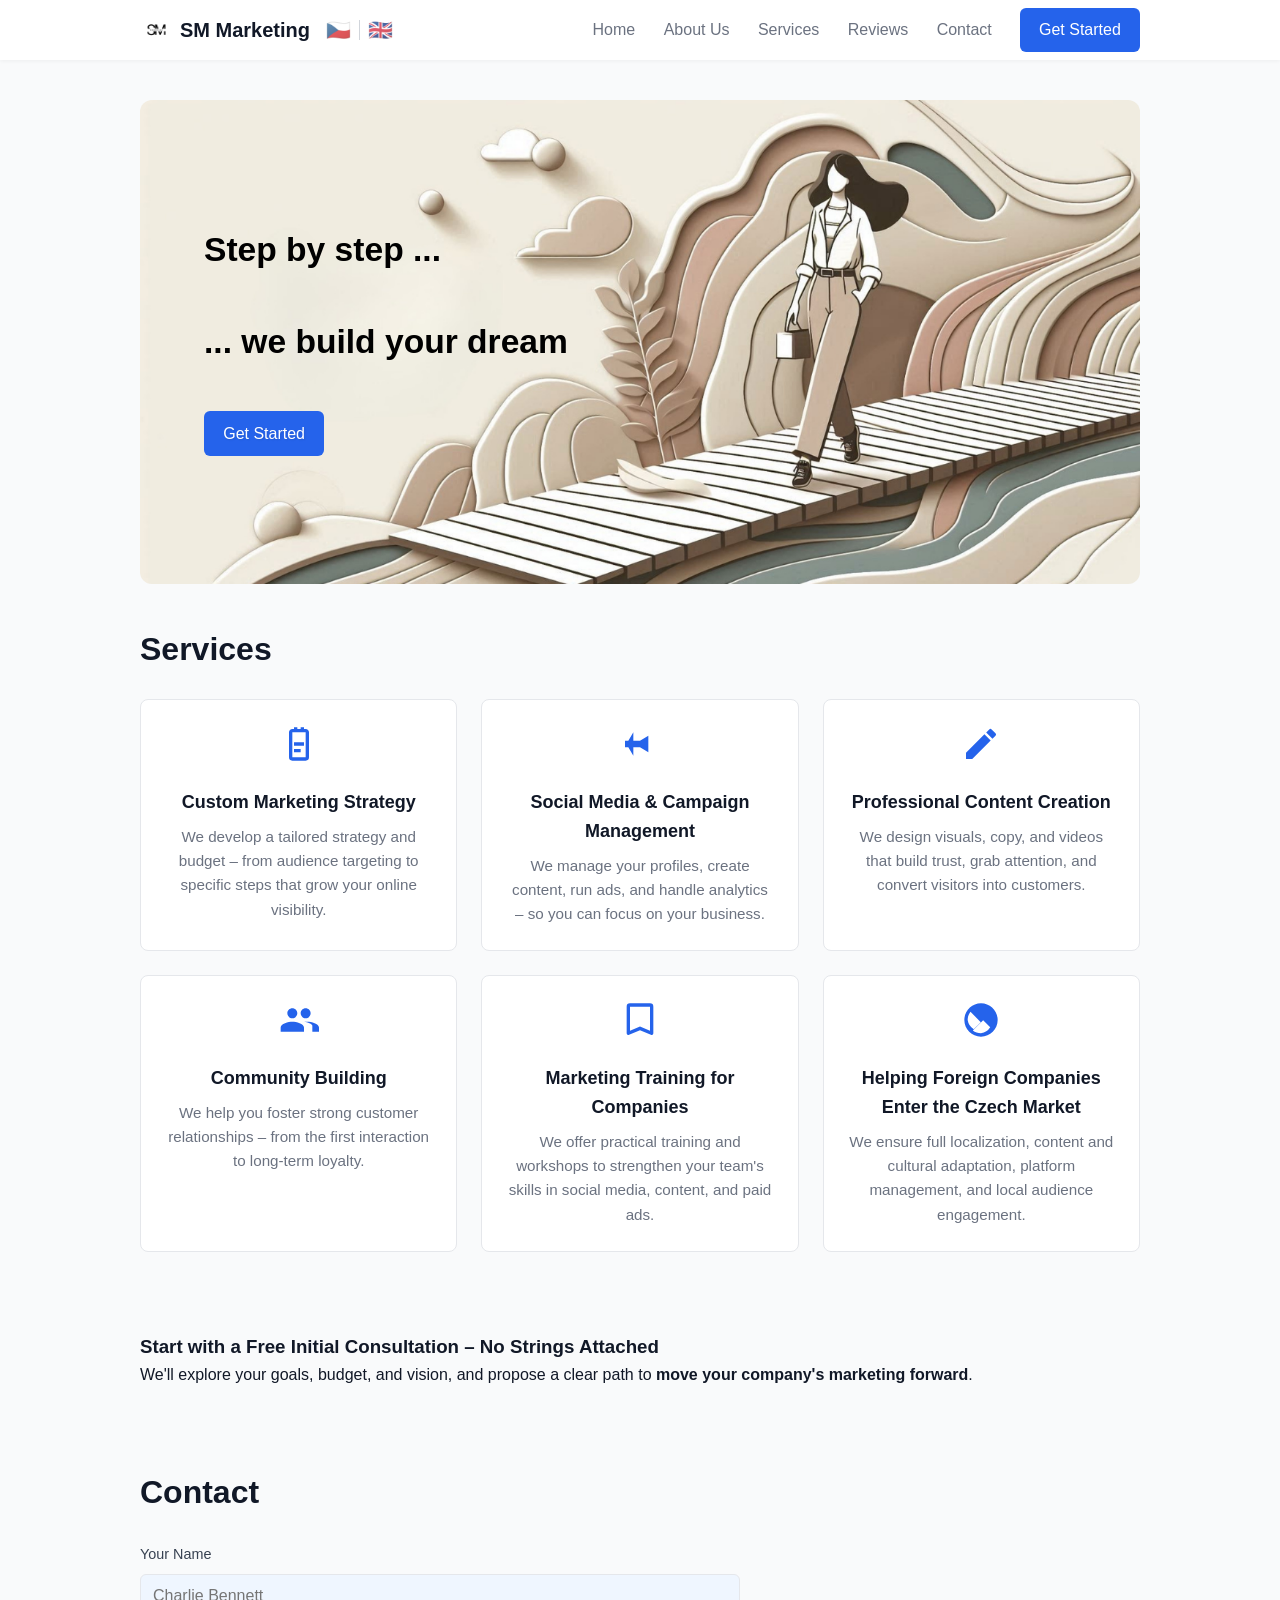
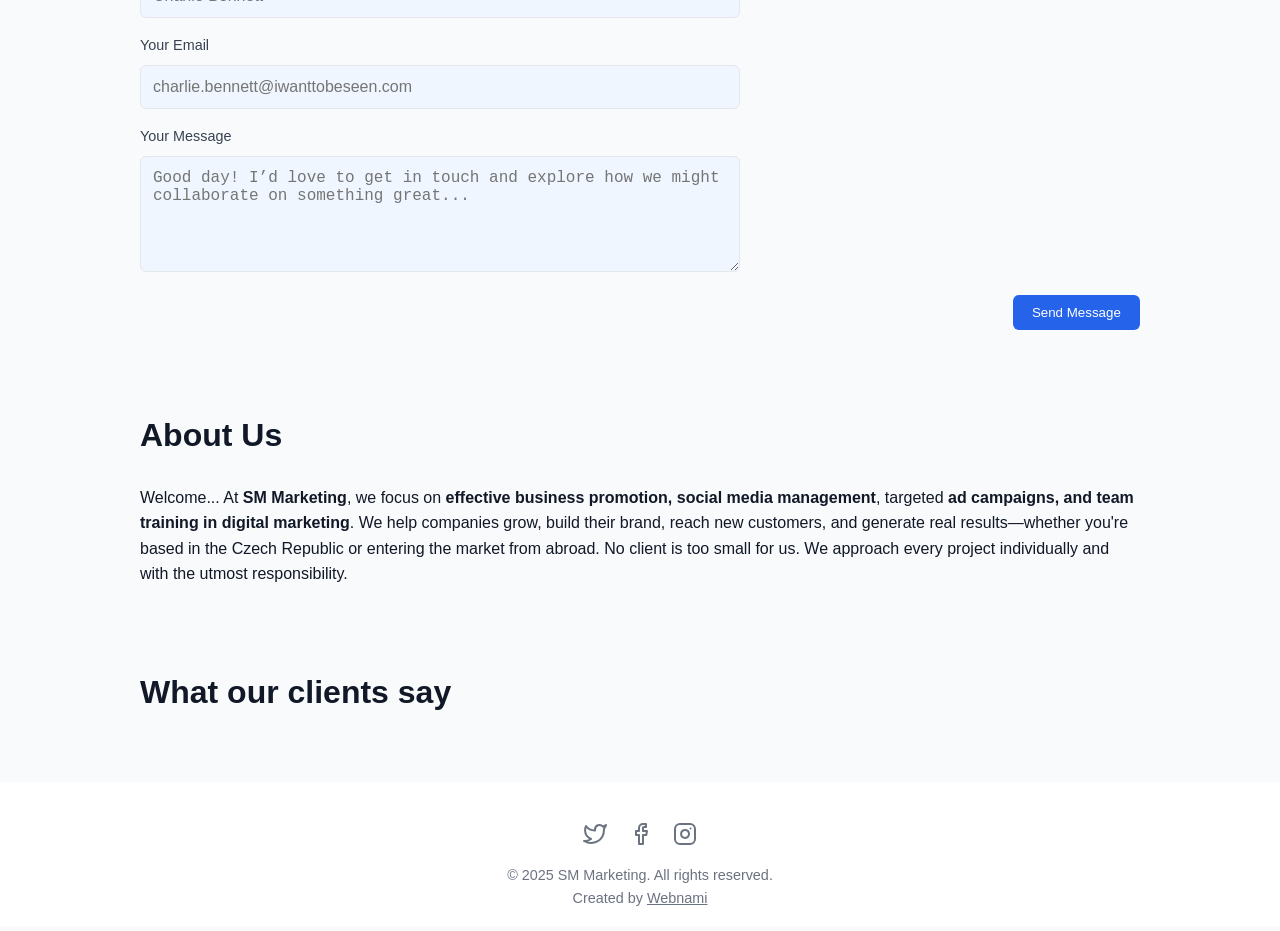
<file: en/index.html>
<!DOCTYPE html>
<html lang="en">
<head>
  <link rel="icon" type="image/png" href="/images/logo.png">
  <link rel="shortcut icon" href="/images/favicon.ico" type="image/x-icon">
  <meta charset="UTF-8" />
  <meta name="viewport" content="width=device-width, initial-scale=1.0">
  <title>SM Marketing</title>
  <meta name="description" content="SM Marketing nabízí správu sociálních sítí, online reklamu, digitální marketing a školení ve firmách. Pomáháme firmám růst a oslovit nové zákazníky v Česku i ze zahraničí.">

      <!-- Google tag (gtag.js) -->
      <script async src="https://www.googletagmanager.com/gtag/js?id=G-JXE1LWBLBG"></script>
      <script>
        window.dataLayer = window.dataLayer || [];
        function gtag(){dataLayer.push(arguments);}
        gtag('js', new Date());
        gtag('config', 'G-JXE1LWBLBG');
      </script>

  <link rel="stylesheet" href="styles.css" />
<!-- Cookie banner
  <script src="https://web.cmp.usercentrics.eu/modules/autoblocker.js"></script>
<script id="usercentrics-cmp" src="https://web.cmp.usercentrics.eu/ui/loader.js" data-settings-id="q4YYZ8uNWTqP6X" async></script>
</head>
<body> -->

<!-- Header / Navbar -->
<header class="navbar">
  <div class="container">
    <a href="#" class="logo">
      <img src="/images/logo.png" alt="Logo" class="logo-img" />
      SM Marketing
    </a>
    <div class="lang-switcher">
      <a href="/" class="lang">🇨🇿</a>
      <span class="divider"></span>
      <a href="/en/" class="lang">🇬🇧</a>
    </div> 
    <div class="nav-group">
      <nav class="nav-links">
        <a href="#home">Home</a>
        <a href="#about">About Us</a>
        <a href="#services">Services</a>
        <a href="#reference">Reviews</a>
        <a href="#contact">Contact</a>
      </nav>
      <a href="#contact" class="btn btn-primary hide-on-mobile">Get Started</a>
    </div>
  </div>
    <button class="menu-toggle" id="menuToggle" aria-label="Otevřít menu">
      <span class="bar"></span>
      <span class="bar"></span>
      <span class="bar"></span>
    </button>  
</header>

  <!-- Hero -->
  <section id="home" class="hero">
    <div class="container hero-content">
        <h1>Step by step ...</h1>
        <h1>... we build your dream</h1>
      <a href="#contact" class="btn btn-primary">Get Started</a>
    </div>
  </section>

  <!-- Services -->
  <section id="services" class="section services">
    <div class="container">
      <h2>Services</h2>
      <div class="cards">

        <div class="card">
          <!-- Icon: plan -->
          <svg class="card-icon" xmlns="http://www.w3.org/2000/svg" viewBox="0 0 24 24" fill="#2563EB">
            <path d="M9 11h6v2H9zm0 4h4v2H9zm7-12h-1V2h-2v1H11V2H9v1H8c-1.1 0-2 .9-2 2v15a2 2 0 002 2h8a2 2 0 002-2V5c0-1.1-.9-2-2-2zM8 20V5h8v15H8z"/>
          </svg>
          <h3>Custom Marketing Strategy</h3>
          <p>We develop a tailored strategy and budget – from audience targeting to specific steps that grow your online visibility.</p>
        </div>

        <div class="card">
          <!-- Icon: megaphone -->
          <svg class="card-icon" xmlns="http://www.w3.org/2000/svg" fill="#2563EB" viewBox="0 0 24 24">
            <path d="M3 10v4h2l3 5v-5h4l5 3V7l-5 3H8V5l-3 5H3z"/>
          </svg>
          <h3>Social Media & Campaign Management</h3>
          <p>We manage your profiles, create content, run ads, and handle analytics – so you can focus on your business.</p>
        </div>

        <div class="card">
          <!-- Icon: pencil -->
          <svg class="card-icon" xmlns="http://www.w3.org/2000/svg" fill="#2563EB" viewBox="0 0 24 24">
            <path d="M3 17.25V21h3.75L17.81 9.94l-3.75-3.75L3 17.25zM20.71 7.04a1.003 1.003 0 000-1.42l-2.34-2.34a1.003 1.003 0 00-1.42 0l-1.83 1.83 3.75 3.75 1.84-1.82z"/>
          </svg>
          <h3>Professional Content Creation</h3>
          <p>We design visuals, copy, and videos that build trust, grab attention, and convert visitors into customers.</p>
        </div>

        <div class="card">
          <!-- Icon: community -->
          <svg class="card-icon" xmlns="http://www.w3.org/2000/svg" fill="#2563EB" viewBox="0 0 24 24">
            <path d="M16 11c1.66 0 2.99-1.34 2.99-3S17.66 5 16 5s-3 1.34-3 3 1.34 3 3 3zm-8 0c1.66 0 2.99-1.34 2.99-3S9.66 5 8 5 5 6.34 5 8s1.34 3 3 3zm0 2c-2.33 0-7 1.17-7 3.5V19h14v-2.5c0-2.33-4.67-3.5-7-3.5zm8 0c-.29 0-.62.02-.97.05C17.16 13.36 20 14.28 20 15.5V19h4v-2.5c0-2.33-4.67-3.5-7-3.5z"/>
          </svg>
          <h3>Community Building</h3>
          <p>We help you foster strong customer relationships – from the first interaction to long-term loyalty.</p>
        </div>

        <div class="card">
          <!-- Icon: book -->
          <svg class="card-icon" xmlns="http://www.w3.org/2000/svg" fill="#2563EB" viewBox="0 0 24 24">
            <path d="M18 2H6a2 2 0 00-2 2v16a1 1 0 001.447.894L12 18.118l6.553 2.776A1 1 0 0020 20V4a2 2 0 00-2-2zm0 16.382l-6-2.54-6 2.54V4h12v14.382z"/>
          </svg>
          <h3>Marketing Training for Companies</h3>
          <p>We offer practical training and workshops to strengthen your team's skills in social media, content, and paid ads.</p>
        </div>

        <div class="card">
          <!-- Icon: globe -->
          <svg class="card-icon" xmlns="http://www.w3.org/2000/svg" fill="#2563EB" viewBox="0 0 24 24">
            <path d="M12 2C6.48 2 2 6.48 2 12s4.48 10 10 10
                    10-4.48 10-10S17.52 2 12 2zm0 18c-1.85 0-3.55-.63-4.9-1.69l6.19-6.19 4.24 4.24A8.005 8.005 0 0112 20zM4 12c0-1.85.63-3.55 1.69-4.9l6.19 6.19-4.24 4.24A8.005 8.005 0 014 12z"/>
          </svg>
          <h3>Helping Foreign Companies Enter the Czech Market</h3>
          <p>We ensure full localization, content and cultural adaptation, platform management, and local audience engagement.</p>
        </div>

      </div>
    </div>
  </section>

  <section id="about" class="section about">
  <div class="container">
    <h3><strong>Start with a Free Initial Consultation – No Strings Attached</strong></h3>
    <p>We'll explore your goals, budget, and vision, and propose a clear path  
      to <strong>move your company's marketing forward</strong>.
    </p>
  </div>
  </section>

<!-- Contact -->
<section id="contact" class="section contact">
  <div class="container">
    <h2>Contact</h2>
    <form id="contactForm" action="https://formsubmit.co/info@smmarketing.cz" method="POST" class="contact-form">
      <input type="hidden" name="_captcha" value="true">
      <input type="hidden" name="_template" value="table">
      <input type="hidden" name="_next" value="https://smmarketing.cz/"> <!-- Volitelné přesměrování -->

      <!-- Honeypot (neviditelné pole) -->
      <input type="text" name="_honey" style="display:none">

      <!-- Secret ID (ochrana proti botům) -->
      <input type="hidden" name="_formsubmit_id" value="x8h3nd9a">

      <div class="form-group">
        <label for="name">Your Name</label>
        <input type="text" id="name" name="name" placeholder="Charlie Bennett" required />
      </div>

      <div class="form-group">
        <label for="email">Your Email</label>
        <input type="email" id="email" name="email" placeholder="charlie.bennett@iwanttobeseen.com" required />
      </div>

      <div class="form-group">
        <label for="message">Your Message</label>
        <textarea id="message" name="message" rows="5" placeholder="Good day! I’d love to get in touch and explore how we might collaborate on something great..." required></textarea>
      </div>

      <!-- reCAPTCHA widget -->
      <div class="g-recaptcha" data-sitekey="6LfR8ZErAAAAAIZ0Hq9KYM69agcYDUU0myrdUE5M"></div>

      <div id="thankYouMessage" style="display: none; color: green; margin-top: 1rem;">
        Thank you for your message!
      </div>

      <div class="submit-wrapper">
        <button type="submit" form="contactForm" class="btn btn-primary">Send Message</button>
      </div>   
    </form>   
  </div>
</section>

  <!-- About Us -->
  <section id="about" class="section about">
    <div class="container">
      <h2>About Us</h2>
      <p>Welcome... At <strong>SM Marketing</strong>, we focus on <strong>effective business promotion, social media management</strong>, targeted <strong>ad campaigns, and team training in digital marketing</strong>.
        We help companies grow, build their brand, reach new customers, and generate real results—whether you're based in the Czech Republic or entering the market from abroad.
        No client is too small for us. We approach every project individually and with the utmost responsibility.
      </p>
    </div>
  </section>

  <!-- Recenze -->
  <section id="reference" class="section references">
    <div class="container">
      <h2>What our clients say</h2>
      <!-- Trustmary Google Reviews widget -->
      <script src="https://widget.trustmary.com/5VUS98EEq" async></script>
    </div>
  </section>

  <!-- References / Testimonials
  <section id="references" class="section references">
    <div class="container">
      <h2>References</h2>
      <div class="testimonial">
        <img src="/images/Ethan.jpg" alt="Ethan Johnson" class="avatar" />
        <div class="testimonial-content">
          <div class="testimonial-header">
            <h4>Ethan Johnson</h4>
            <span class="date">July 15, 2024</span>
          </div>
          <div class="stars">
            <span class="star filled">★</span><span class="star filled">★</span><span class="star filled">★</span><span class="star filled">★</span><span class="star filled">★</span>
          </div>
          <p>SocialConnect has been amazing! I've connected with so many interesting people and rediscovered my passion for photography.</p>
        </div>
      </div>

      <div class="testimonial">
        <img src="/images/Olivia.jpg" alt="Olivia Carter" class="avatar" />
        <div class="testimonial-content">
          <div class="testimonial-header">
            <h4>Olivia Carter</h4>
            <span class="date">July 20, 2024</span>
          </div>
          <div class="stars">
            <span class="star filled">★</span><span class="star filled">★</span><span class="star filled">★</span><span class="star filled">★</span><span class="star empty">★</span>
          </div>
          <p>It's a great platform but could use a few more features. The community is wonderful, though!</p>
        </div>
      </div>

      <div class="testimonial">
        <img src="/images/Noah.jpg" alt="Noah Miller" class="avatar" />
        <div class="testimonial-content">
          <div class="testimonial-header">
            <h4>Noah Miller</h4>
            <span class="date">July 25, 2024</span>
          </div>
          <div class="stars">
            <span class="star filled">★</span><span class="star filled">★</span><span class="star filled">★</span><span class="star filled">★</span><span class="star filled">★</span>
          </div>
          <p>Absolutely love it! The real‑time chat feature is a game‑changer for group discussions and making plans.</p>
        </div>
      </div>
    </div>
  </section> -->

  <!-- Footer -->
  <footer class="footer">
   <!-- <div class="container footer-links">
      <a href="legal.html#terms">Terms of Service</a>
      <a href="legal.html#privacy">Privacy Policy</a>
      <a href="legal.html#cookies">Cookie Policy</a>      
    </div> -->
  
    <div class="container">
      <div class="social-icons">
        <a href="#" aria-label="Twitter">
          <svg xmlns="http://www.w3.org/2000/svg" width="24" height="24" fill="none" stroke="#6B7280" stroke-width="2" stroke-linecap="round" stroke-linejoin="round" viewBox="0 0 24 24">
            <path d="M23 3a10.9 10.9 0 0 1-3.14 1.53A4.48 4.48 0 0 0 12 7.5v1A10.66 10.66 0 0 1 3 4s-4 9 5 13a11.64 11.64 0 0 1-7 2c9 5 20 0 20-11.5a4.5 4.5 0 0 0-.08-.83A7.72 7.72 0 0 0 23 3z"/>
          </svg>
        </a>
        <a href="#" aria-label="Facebook">
          <svg xmlns="http://www.w3.org/2000/svg" width="24" height="24" fill="none" stroke="#6B7280" stroke-width="2" stroke-linecap="round" stroke-linejoin="round" viewBox="0 0 24 24">
            <path d="M18 2h-3a4 4 0 0 0-4 4v3H8v4h3v9h4v-9h3.28l.72-4H15V6a1 1 0 0 1 1-1h2z"/>
          </svg>
        </a>
        <a href="#" aria-label="Instagram">
          <svg xmlns="http://www.w3.org/2000/svg" width="24" height="24" fill="none" stroke="#6B7280" stroke-width="2" stroke-linecap="round" stroke-linejoin="round" viewBox="0 0 24 24">
            <rect x="2" y="2" width="20" height="20" rx="5" ry="5"/>
            <path d="M16 11.37A4 4 0 1 1 12.63 8 4 4 0 0 1 16 11.37z"/>
            <line x1="17.5" y1="6.5" x2="17.5" y2="6.5"/>
          </svg>
        </a>
      </div>      
    </div>
  
    <div class="container">
      <p class="copyright">© 2025 SM Marketing. All rights reserved.</p>
      <p class="developer" data-key="footer_developer">
        Created by 
        <a href="https://webnami.cz" target="_blank" rel="noopener noreferrer" 
          style="color: inherit; text-decoration: underline;">
          Webnami
        </a>
      </p>
    </div>
  </footer>
  

  <!-- Link to .js file with the form -->
  <script src="script.js"></script>
  <!-- Link to .js file with the toggle -->
  <script src="toggle.js"></script>
  <!-- Script for reCAPTCHA -->
  <script src="https://www.google.com/recaptcha/api.js" async defer></script>

</body>
</html>
</file>
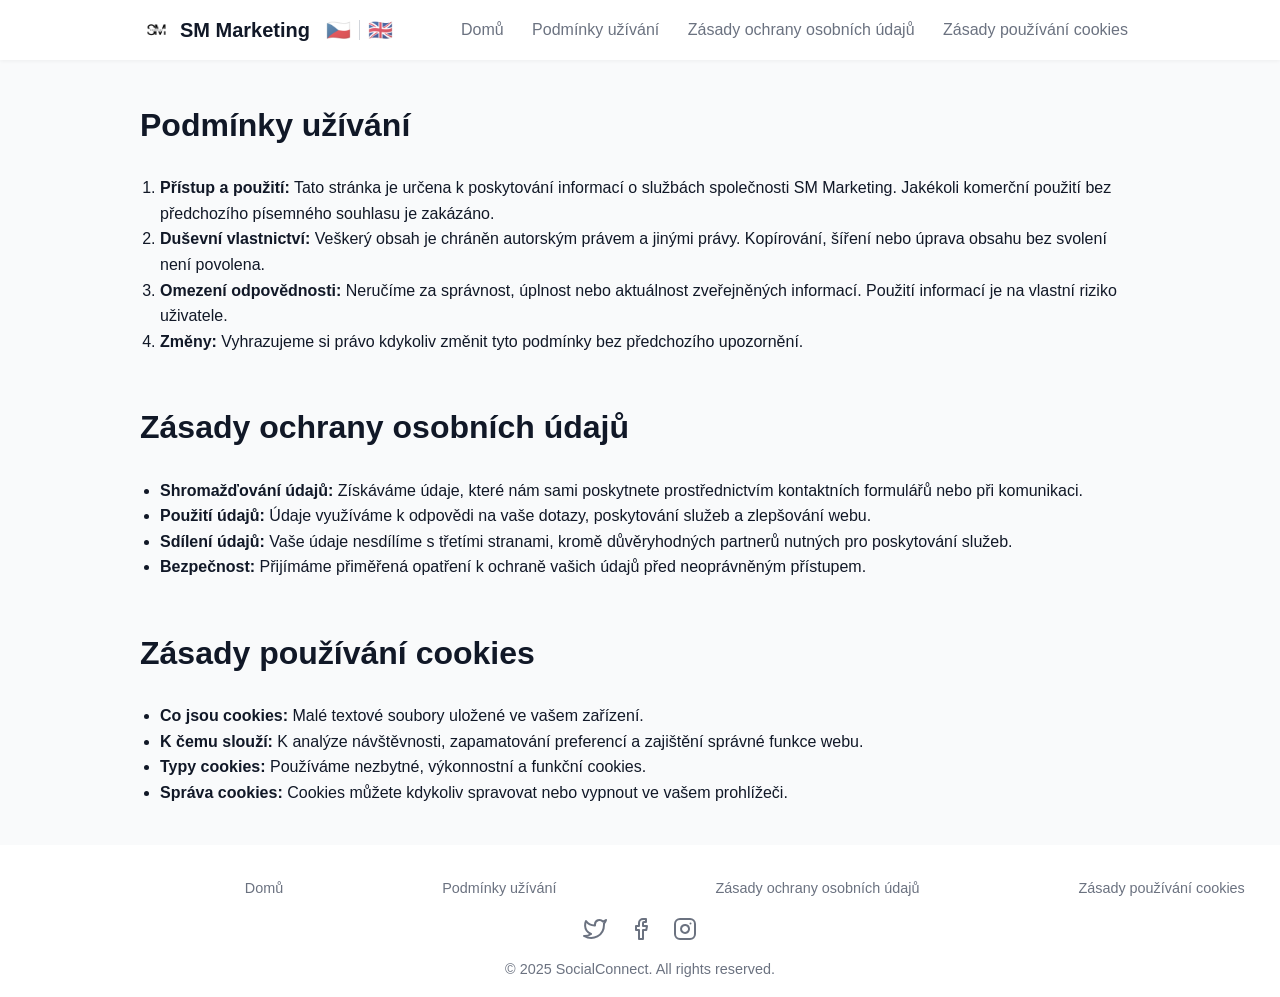
<file: legal.html>
<!DOCTYPE html>
<html lang="cs">
<head>
  <link rel="icon" type="image/png" href="/images/logo.png">
  <link rel="shortcut icon" href="/images/favicon.ico" type="image/x-icon">
  <meta charset="UTF-8" />
  <meta name="viewport" content="width=device-width, initial-scale=1.0"/>
  <title>SM Marketing</title>
  <link rel="stylesheet" href="styles.css" />
</head>
<body>

  <!-- Header / Navbar -->
  <header class="navbar">
    <div class="container">
      <a href="index.html" class="logo">
        <img src="/images/logo.png" alt="Logo" class="logo-img" />
        SM Marketing
      </a>
      <div class="lang-switcher">
        <a href="/legal.html" class="lang">🇨🇿</a>
        <span class="divider"></span>
        <a href="/en/legal.html" class="lang">🇬🇧</a>
      </div>      
      <div class="nav-group">
        <nav class="nav-links" id="navLinks">
          <a href="index.html">Domů</a>
          <a href="#terms">Podmínky užívání</a>
          <a href="#privacy">Zásady ochrany osobních údajů</a>
          <a href="#cookies">Zásady používání cookies</a>
        </nav>
      </div>
      <button class="menu-toggle" id="menuToggle" aria-label="Otevřít menu">
        <span class="bar"></span>
        <span class="bar"></span>
        <span class="bar"></span>
      </button>
    </div>
  </header>  

  <!-- Legal Sections -->
  <main class="section">
    <div class="container">
  
      <section id="terms" style="margin-bottom: 3rem;">
        <h2>Podmínky užívání</h2>
        <ol style="padding-left: 1.25rem;">
          <li><strong>Přístup a použití:</strong> Tato stránka je určena k poskytování informací o službách společnosti SM Marketing. Jakékoli komerční použití bez předchozího písemného souhlasu je zakázáno.</li>
          <li><strong>Duševní vlastnictví:</strong> Veškerý obsah je chráněn autorským právem a jinými právy. Kopírování, šíření nebo úprava obsahu bez svolení není povolena.</li>
          <li><strong>Omezení odpovědnosti:</strong> Neručíme za správnost, úplnost nebo aktuálnost zveřejněných informací. Použití informací je na vlastní riziko uživatele.</li>
          <li><strong>Změny:</strong> Vyhrazujeme si právo kdykoliv změnit tyto podmínky bez předchozího upozornění.</li>
        </ol>
      </section>
  
      <section id="privacy" style="margin-bottom: 3rem;">
        <h2>Zásady ochrany osobních údajů</h2>
        <ul style="padding-left: 1.25rem;">
          <li><strong>Shromažďování údajů:</strong> Získáváme údaje, které nám sami poskytnete prostřednictvím kontaktních formulářů nebo při komunikaci.</li>
          <li><strong>Použití údajů:</strong> Údaje využíváme k odpovědi na vaše dotazy, poskytování služeb a zlepšování webu.</li>
          <li><strong>Sdílení údajů:</strong> Vaše údaje nesdílíme s třetími stranami, kromě důvěryhodných partnerů nutných pro poskytování služeb.</li>
          <li><strong>Bezpečnost:</strong> Přijímáme přiměřená opatření k ochraně vašich údajů před neoprávněným přístupem.</li>
        </ul>
      </section>
  
      <section id="cookies">
        <h2>Zásady používání cookies</h2>
        <ul style="padding-left: 1.25rem;">
          <li><strong>Co jsou cookies:</strong> Malé textové soubory uložené ve vašem zařízení.</li>
          <li><strong>K čemu slouží:</strong> K analýze návštěvnosti, zapamatování preferencí a zajištění správné funkce webu.</li>
          <li><strong>Typy cookies:</strong> Používáme nezbytné, výkonnostní a funkční cookies.</li>
          <li><strong>Správa cookies:</strong> Cookies můžete kdykoliv spravovat nebo vypnout ve vašem prohlížeči.</li>
        </ul>
      </section>
  
    </div>
  </main>  

  <!-- Footer -->
  <footer class="footer">
    <div class="container footer-links">
      <a href="index.html">Domů</a>
      <a href="#terms">Podmínky užívání</a>
      <a href="#privacy">Zásady ochrany osobních údajů</a>
      <a href="#cookies">Zásady používání cookies</a>
    </div>

    <div class="container">
      <div class="social-icons">
        <a href="#" aria-label="Twitter">
          <svg xmlns="http://www.w3.org/2000/svg" width="24" height="24" fill="none" stroke="#6B7280" stroke-width="2" stroke-linecap="round" stroke-linejoin="round" viewBox="0 0 24 24">
            <path d="M23 3a10.9 10.9 0 0 1-3.14 1.53A4.48 4.48 0 0 0 12 7.5v1A10.66 10.66 0 0 1 3 4s-4 9 5 13a11.64 11.64 0 0 1-7 2c9 5 20 0 20-11.5a4.5 4.5 0 0 0-.08-.83A7.72 7.72 0 0 0 23 3z"/>
          </svg>
        </a>
        <a href="#" aria-label="Facebook">
          <svg xmlns="http://www.w3.org/2000/svg" width="24" height="24" fill="none" stroke="#6B7280" stroke-width="2" stroke-linecap="round" stroke-linejoin="round" viewBox="0 0 24 24">
            <path d="M18 2h-3a4 4 0 0 0-4 4v3H8v4h3v9h4v-9h3.28l.72-4H15V6a1 1 0 0 1 1-1h2z"/>
          </svg>
        </a>
        <a href="#" aria-label="Instagram">
          <svg xmlns="http://www.w3.org/2000/svg" width="24" height="24" fill="none" stroke="#6B7280" stroke-width="2" stroke-linecap="round" stroke-linejoin="round" viewBox="0 0 24 24">
            <rect x="2" y="2" width="20" height="20" rx="5" ry="5"/>
            <path d="M16 11.37A4 4 0 1 1 12.63 8 4 4 0 0 1 16 11.37z"/>
            <line x1="17.5" y1="6.5" x2="17.5" y2="6.5"/>
          </svg>
        </a>
      </div>      
    </div>

    <div class="container">
      <p class="copyright">© 2025 SocialConnect. All rights reserved.</p>
    </div>
  </footer>
  
   <!-- Link to .js file with the toggle -->
   <script src="toggle.js"></script>
</body>
</html>
</file>
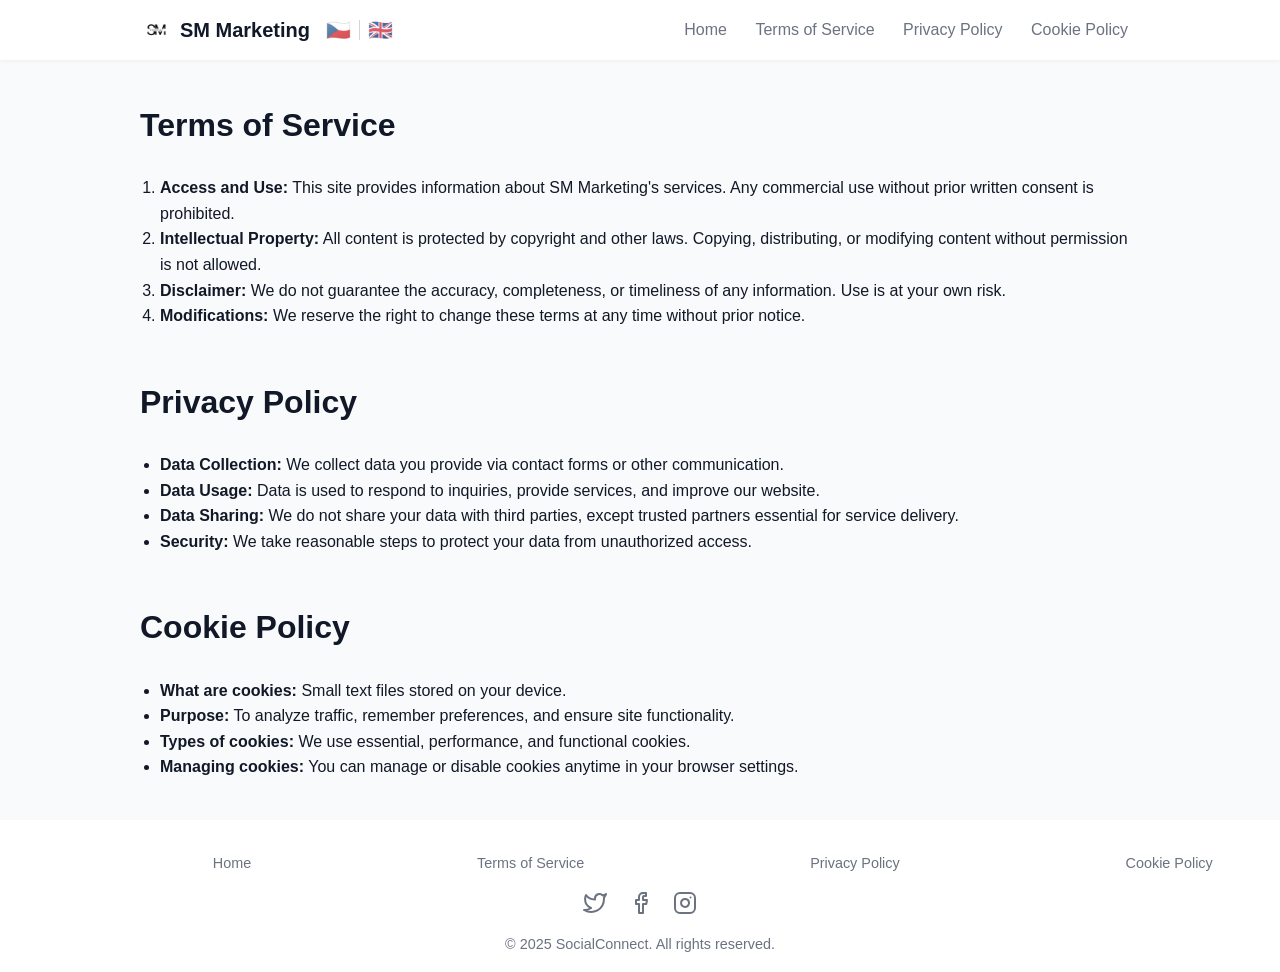
<file: en/legal.html>
<!DOCTYPE html>
<html lang="en">
<head>
  <link rel="icon" type="image/png" href="/images/logo.png">
  <link rel="shortcut icon" href="/images/favicon.ico" type="image/x-icon">
  <meta charset="UTF-8" />
  <meta name="viewport" content="width=device-width, initial-scale=1.0">
  <title>SM Marketing</title>
  <link rel="stylesheet" href="styles.css" />
</head>
<body>

  <!-- Header / Navbar -->
  <header class="navbar">
    <div class="container">
      <a href="index.html" class="logo">
        <img src="/images/logo.png" alt="Logo" class="logo-img" />
        SM Marketing
      </a>
      <div class="lang-switcher">
        <a href="/legal.html" class="lang">🇨🇿</a>
        <span class="divider"></span>
        <a href="/en/legal.html" class="lang">🇬🇧</a>
      </div>      
      <div class="nav-group">
        <nav class="nav-links" id="navLinks">
          <a href="index.html">Home</a>
          <a href="#terms">Terms of Service</a>
          <a href="#privacy">Privacy Policy</a>
          <a href="#cookies">Cookie Policy</a>
        </nav>
      </div>
      <button class="menu-toggle" id="menuToggle" aria-label="Otevřít menu">
        <span class="bar"></span>
        <span class="bar"></span>
        <span class="bar"></span>
      </button>
    </div>
  </header>  

  <!-- Legal Sections -->
  <main class="section">
    <div class="container">
  
      <section id="terms" style="margin-bottom: 3rem;">
        <h2>Terms of Service</h2>
        <ol style="padding-left: 1.25rem;">
          <li><strong>Access and Use:</strong> This site provides information about SM Marketing's services. Any commercial use without prior written consent is prohibited.</li>
          <li><strong>Intellectual Property:</strong> All content is protected by copyright and other laws. Copying, distributing, or modifying content without permission is not allowed.</li>
          <li><strong>Disclaimer:</strong> We do not guarantee the accuracy, completeness, or timeliness of any information. Use is at your own risk.</li>
          <li><strong>Modifications:</strong> We reserve the right to change these terms at any time without prior notice.</li>
        </ol>
      </section>
  
      <section id="privacy" style="margin-bottom: 3rem;">
        <h2>Privacy Policy</h2>
        <ul style="padding-left: 1.25rem;">
          <li><strong>Data Collection:</strong> We collect data you provide via contact forms or other communication.</li>
          <li><strong>Data Usage:</strong> Data is used to respond to inquiries, provide services, and improve our website.</li>
          <li><strong>Data Sharing:</strong> We do not share your data with third parties, except trusted partners essential for service delivery.</li>
          <li><strong>Security:</strong> We take reasonable steps to protect your data from unauthorized access.</li>
        </ul>
      </section>
  
      <section id="cookies">
        <h2>Cookie Policy</h2>
        <ul style="padding-left: 1.25rem;">
          <li><strong>What are cookies:</strong> Small text files stored on your device.</li>
          <li><strong>Purpose:</strong> To analyze traffic, remember preferences, and ensure site functionality.</li>
          <li><strong>Types of cookies:</strong> We use essential, performance, and functional cookies.</li>
          <li><strong>Managing cookies:</strong> You can manage or disable cookies anytime in your browser settings.</li>
        </ul>
      </section>
  
    </div>
  </main>  

  <!-- Footer -->
  <footer class="footer">
    <div class="container footer-links">
      <a href="index.html">Home</a>
      <a href="#terms">Terms of Service</a>
      <a href="#privacy">Privacy Policy</a>
      <a href="#cookies">Cookie Policy</a>
    </div>

    <div class="container">
      <div class="social-icons">
        <a href="#" aria-label="Twitter">
          <svg xmlns="http://www.w3.org/2000/svg" width="24" height="24" fill="none" stroke="#6B7280" stroke-width="2" stroke-linecap="round" stroke-linejoin="round" viewBox="0 0 24 24">
            <path d="M23 3a10.9 10.9 0 0 1-3.14 1.53A4.48 4.48 0 0 0 12 7.5v1A10.66 10.66 0 0 1 3 4s-4 9 5 13a11.64 11.64 0 0 1-7 2c9 5 20 0 20-11.5a4.5 4.5 0 0 0-.08-.83A7.72 7.72 0 0 0 23 3z"/>
          </svg>
        </a>
        <a href="#" aria-label="Facebook">
          <svg xmlns="http://www.w3.org/2000/svg" width="24" height="24" fill="none" stroke="#6B7280" stroke-width="2" stroke-linecap="round" stroke-linejoin="round" viewBox="0 0 24 24">
            <path d="M18 2h-3a4 4 0 0 0-4 4v3H8v4h3v9h4v-9h3.28l.72-4H15V6a1 1 0 0 1 1-1h2z"/>
          </svg>
        </a>
        <a href="#" aria-label="Instagram">
          <svg xmlns="http://www.w3.org/2000/svg" width="24" height="24" fill="none" stroke="#6B7280" stroke-width="2" stroke-linecap="round" stroke-linejoin="round" viewBox="0 0 24 24">
            <rect x="2" y="2" width="20" height="20" rx="5" ry="5"/>
            <path d="M16 11.37A4 4 0 1 1 12.63 8 4 4 0 0 1 16 11.37z"/>
            <line x1="17.5" y1="6.5" x2="17.5" y2="6.5"/>
          </svg>
        </a>
      </div>      
    </div>

    <div class="container">
      <p class="copyright">© 2025 SocialConnect. All rights reserved.</p>
    </div>
  </footer>

  <!-- Odkaz na toggle.js -->
  <script src="toggle.js"></script>
</body>
</html>
</file>
<file: en/styles.css>
/* Reset & Base */
* {
    box-sizing: border-box;
    margin: 0;
    padding: 0;
  }
  html {
    scroll-behavior: smooth;
  }
  body {
    font-family: 'Inter', sans-serif;
    background-color: #F9FAFB;
    color: #111827;
    line-height: 1.6;
  }
  
  /* Container */
  .container {
    width: 90%;
    max-width: 1000px;
    margin: 0 auto;
  }
  
  /* Navbar */
  .menu-toggle {
    display: none;
  }  
  .navbar {
    background: #fff;
    box-shadow: 0 1px 4px rgba(0,0,0,0.05);
    position: sticky;
    top: 0;
    z-index: 100;
    height: 60px; /* pevná výška navbaru */
    display: flex;
    align-items: center;
  }
  .navbar .container {
    display: flex;
    align-items: center;
    justify-content: space-between;
    padding-top: 0rem;
    padding-bottom: 0rem;
    padding-left: 0;
    padding-right: 0;
  }
  .logo {
    font-weight: bold;
    font-size: 1.25rem;
    color: #111827;
    text-decoration: none;
  }
  .nav-group {
    display: flex;
    align-items: center;
    gap: 1rem;
    margin-left: auto; /* zarovnání doprava */
  }  
  .nav-links a {
    margin: 0 0.75rem;
    color: #6B7280;
    text-decoration: none;
    font-weight: 500;
  }
  .nav-links a:hover {
    color: #111827;
  }
  .btn {
    display: inline-block;
    text-decoration: none;
    padding: 0.6rem 1.2rem;
    border-radius: 0.375rem;
    font-weight: 500;
    font-family: inherit;
    border: none;
    cursor: pointer;
    appearance: none;
    background: none;
  }  
  .btn-primary {
    background-color: #2563EB;
    color: #fff;
  }
  .btn-primary:hover {
    background-color: #1E40AF;
  }
  .logo {
    display: flex;
    align-items: center;
    font-weight: bold;
    font-size: 1.25rem;
    color: #111827;
    text-decoration: none;
    gap: 0.5rem;
  }
  
  .logo-img {
    height: 32px; /* uprav výšku podle potřeby */
    width: auto;
    display: block;
  }  
  .lang-switcher {
    display: flex;
    gap: 0.5rem;
    align-items: center;
    font-size: 1.25rem;
    margin-left: 1rem;
  }

  .lang-switcher .lang {
    text-decoration: none;
    color: #111827;
    opacity: 0.7;
    transition: opacity 0.3s ease;
  }
  
  .lang-switcher .lang:hover {
    opacity: 1;
  }  
  
  .lang-switcher .divider {
    width: 1px;
    height: 1.25rem;
    background-color: #D1D5DB; /* šedá čára */
  }
  
  /* Hero */
  .hero {
    background: url('/images/background.png') top/cover no-repeat;
    border-radius: 0.75rem;
    margin: 0rem auto;
    padding: 3rem 2rem;
    overflow: hidden;
    max-width: 1000px;
    margin-top: 2.5rem
  }
  .hero-content {
  background: none;
  padding: 5rem 2rem;
  text-align: left;
  color: #2D2D2D; /* antracitová pro jemnější kontrast */
  margin-left: 0rem;
  text-shadow: 1px 1px 2px rgba(0, 0, 0, 0.1); /* jemný stín pro čitelnost */
  }
  .hero-content h1 {
    font-size: 2.1rem; /* větší velikost pro vizuální shodu */
    font-weight: 700; /* tučnější font */
    line-height: 1.3; /* přiměřený vertikální rozestup */
    color: #000; /* černá barva */
    margin-bottom: 3rem; /* mezera od tlačítka */
    font-family: "Arial", sans-serif; /* odpovídá stylu na obrázku */
    text-shadow: none; /* na obrázku není patrný stín */
  }
   /* .hero-content p {
    color: #080808;
    margin-bottom: 1.5rem;
    max-width: 700px;
    margin-left: 0rem;
    margin-right: auto;
  } */
  
  /* Sections */
  .section {
    padding: 2.5rem 0;
  }
  .section h2 {
    font-size: 2rem;
    margin-bottom: 1.5rem;
    text-align: left;
  }
  
  /* Services Cards */
  .cards {
    display: grid;
    grid-template-columns: repeat(auto-fit,minmax(250px,1fr));
    gap: 1.5rem;
  }
  .card {
    background: #fff;
    border: 1px solid #E5E7EB;
    border-radius: 0.5rem;
    padding: 1.5rem;
    text-align: center;
  }
  .card-icon {
    width: 40px;
    height: 40px;
    margin-bottom: 1rem;
  }
  .card h3 {
    margin-bottom: 0.5rem;
    font-size: 1.125rem;
  }
  .card p {
    color: #6B7280;
    font-size: 0.95rem;
  }
  
  /* Contact Form */
  .contact-form {
    max-width: 600px;
    margin: 0 auto;
    margin-left: 0rem;
  }
  .form-group {
    margin-bottom: 1rem;
  }
  .form-group label {
    display: block;
    margin-bottom: 0.5rem;
    color: #374151;
    font-size: 0.9rem;
  }
  .form-group input,
  .form-group textarea {
    width: 100%;
    padding: 0.75rem;
    border: 1px solid #E5E7EB;
    border-radius: 0.375rem;
    background: #EFF6FF;
    font-size: 1rem;
    color: #111827;
  }
  .align-right {
    margin-left: auto;
    display: block;
  }
  .submit-wrapper {
    display: flex;
    justify-content: flex-end;
    width: 100%;
    width: 1000px;
    margin-right: 0rem;
  }  
  
  /* Testimonials */
  .testimonial {
    display: flex;
    align-items: flex-start;
    gap: 1rem;
    margin-bottom: 2rem;
  }
  .avatar {
    width: 48px;
    height: 48px;
    border-radius: 50%;
  }
  .testimonial-content {
    flex: 1;
  }
  .testimonial-header {
    display: flex;
    justify-content: space-between;
    align-items: center;
  }
  .testimonial-header h4 {
    font-size: 1rem;
    font-weight: 600;
  }
  .date {
    font-size: 0.85rem;
    color: #6B7280;
  }
  .stars {
    margin: 0.25rem 0;
  }
  .star {
    font-size: 1rem;
  }
  .star.filled {
    color: #2563EB;
  }
  .star.empty {
    color: #D1D5DB;
  }
  .testimonial-content p {
    color: #374151;
    font-size: 0.95rem;
  }
  
  /* Footer */
  .footer {
    background: #fff;
    padding: 2rem 0 1rem;
    font-size: 0.9rem;
    text-align: center !important;
  }
  .footer-links {
    display: flex;
    justify-content: space-between;
    align-items: center;
    flex-wrap: wrap;
    gap: 1rem;
    margin-bottom: 1rem;
    margin-left: 13.3rem;
  }
  .footer-links a {
    color: #6B7280;
    text-decoration: none;
  }
  .footer-links a:hover {
    color: #111827;
  }
  .social-icons {
    text-align: center;
    margin-top: 0.5rem;
    margin-bottom: 0.5rem;
  }
  
  .social-icons a {
    margin: 0 0.5rem;
    font-size: 1.2rem;
    text-decoration: none;
  }  
  .footer p {
    text-align: center;
    color: #6B7280;
  }
  
  /* ===== Mobile Responsive ===== */
@media (max-width: 768px) {
  /* Hide on mobile */
  .hide-on-mobile {
    display: none !important;
  }  
    html, body {
    width: 100%;
    overflow-x: hidden;
  }
  /* Navbar: skrýt odkazy, ukázat burger */
  .nav-links {
    display: none;
    flex-direction: column;
    position: absolute;
    top: 60px; /* výška navbaru */
    right: 0;
    width: 75%; /* nebo 100%, pokud chceš celé */
    background-color: white;
    box-shadow: -2px 0 10px rgba(0,0,0,0.1);
    opacity: 0;
    transform: translateX(100%);
    transition: opacity 0.3s ease, transform 0.3s ease;
    z-index: 9998;
    padding: 2rem 1.5rem;
    align-items: center; /* centrování odkazů */
    gap: 1rem;
    font-size: 1.25rem;
    display: none;
    overflow-x: hidden;
  }

  .nav-links.show {
    display: flex;
    opacity: 1;
    transform: translateX(0);
  }

  .menu-toggle {
    display: flex;
    flex-direction: column;
    justify-content: space-between;
    width: 36px;
    height: 27px;
    background: none;
    border: none;
    cursor: pointer;
    padding: 0;
    z-index: 9999;
    margin-right: 1.5rem;
  }
  .menu-toggle .bar {
    height: 4px;
    width: 100%;
    background-color: #111827;
    border-radius: 2px;
    transition: all 0.3s ease;
  }
  /* Hamburger to X */
  .menu-toggle.open .bar:nth-child(1) {
    transform: rotate(45deg) translate(5px, 5px);
  }
  .menu-toggle.open .bar:nth-child(2) {
    opacity: 0;
  }
  .menu-toggle.open .bar:nth-child(3) {
    transform: rotate(-45deg) translate(5px, -5px);
  }
  /* Hero: zmenšit fonty a padding */
  .hero-content {
    padding: 2rem 1rem;
  }
  .hero-content h1 {
    font-size: 1.75rem;
    line-height: 1.3;
  }
  .hero-content p {
    font-size: 1rem;
    margin-bottom: 1.25rem;
  }

  /* Section nadpisy */
  .section h2 {
    font-size: 1.5rem;
    margin-bottom: 1rem;
  }

  /* Services: jeden sloupec namísto gridu */
  .cards {
    display: flex;
    flex-direction: column;
    gap: 1rem;
  }
  .card {
    text-align: middle;
    padding: 1rem;
  }
  .card-icon {
    width: 32px;
    height: 32px;
    margin-bottom: 0.75rem;
  }

  /* Formulář: full‑width tlačítko a inputy */
  .contact-form .form-group input,
  .contact-form .form-group textarea {
    font-size: 0.95rem;
  }
  .btn {
    width: 60%;
    padding: 0.75rem 1rem;
    text-align: center;
    margin-left: 0rem;
    margin-right: 50rem;
  }

  /* Testimonials: zmenšit mezery */
  .testimonial {
    flex-direction: column;
    align-items: flex-start;
  }
  .testimonial + .testimonial {
    margin-top: 1.5rem;
  }

  /* Footer: centrovat odkazy a ikony */
  .footer-links {
    flex-direction: column;
    align-items: center;
    gap: 0.5rem;
  }
  .social-icons {
    margin-top: 0.5rem;
  }
}
</file>
<file: styles.css>
/* Reset & Base */
* {
    box-sizing: border-box;
    margin: 0;
    padding: 0;
  }
  html {
    scroll-behavior: smooth;
  }
  body {
    font-family: 'Inter', sans-serif;
    background-color: #F9FAFB;
    color: #111827;
    line-height: 1.6;
  }
  
  /* Container */
  .container {
    width: 90%;
    max-width: 1000px;
    margin: 0 auto;
  }
  
  /* Navbar */
  .menu-toggle {
    display: none;
  }  
  .navbar {
    background: #fff;
    box-shadow: 0 1px 4px rgba(0,0,0,0.05);
    position: sticky;
    top: 0;
    z-index: 100;
    height: 60px; /* pevná výška navbaru */
    display: flex;
    align-items: center;
  }
  .navbar .container {
    display: flex;
    align-items: center;
    justify-content: space-between;
    padding-top: 0rem;
    padding-bottom: 0rem;
    padding-left: 0;
    padding-right: 0;
  }
  .logo {
    font-weight: bold;
    font-size: 1.25rem;
    color: #111827;
    text-decoration: none;
  }
  .nav-group {
    display: flex;
    align-items: center;
    gap: 1rem;
    margin-left: auto; /* zarovnání doprava */
  }  
  .nav-links a {
    margin: 0 0.75rem;
    color: #6B7280;
    text-decoration: none;
    font-weight: 500;
  }
  .nav-links a:hover {
    color: #111827;
  }
  .btn {
    display: inline-block;
    text-decoration: none;
    padding: 0.6rem 1.2rem;
    border-radius: 0.375rem;
    font-weight: 500;
    font-family: inherit;
    border: none;
    cursor: pointer;
    appearance: none;
    background: none;
  }  
  .btn-primary {
    background-color: #2563EB;
    color: #fff;
  }
  .btn-primary:hover {
    background-color: #1E40AF;
  }
  .logo {
    display: flex;
    align-items: center;
    font-weight: bold;
    font-size: 1.25rem;
    color: #111827;
    text-decoration: none;
    gap: 0.5rem;
  }
  
  .logo-img {
    height: 32px; /* uprav výšku podle potřeby */
    width: auto;
    display: block;
  }  
  .lang-switcher {
    display: flex;
    gap: 0.5rem;
    align-items: center;
    font-size: 1.25rem;
    margin-left: 1rem;
  }

  .lang-switcher .lang {
    text-decoration: none;
    color: #111827;
    opacity: 0.7;
    transition: opacity 0.3s ease;
  }
  
  .lang-switcher .lang:hover {
    opacity: 1;
  }  
  
  .lang-switcher .divider {
    width: 1px;
    height: 1.25rem;
    background-color: #D1D5DB; /* šedá čára */
  }
  
  /* Hero */
  .hero {
    background: url('/images/background.png') top/cover no-repeat;
    border-radius: 0.75rem;
    margin: 0rem auto;
    padding: 3rem 2rem;
    overflow: hidden;
    max-width: 1000px;
    margin-top: 2.5rem
  }
  .hero-content {
  background: none;
  padding: 5rem 2rem;
  text-align: left;
  color: #060606;
  margin-left: 0rem;
  }
  .hero-content h1 {
    font-size: 2.1rem; /* větší velikost pro vizuální shodu */
    font-weight: 700; /* tučnější font */
    line-height: 1.3; /* přiměřený vertikální rozestup */
    color: #000; /* černá barva */
    margin-bottom: 3rem; /* mezera od tlačítka */
    font-family: "Arial", sans-serif; /* odpovídá stylu na obrázku */
    text-shadow: none; /* na obrázku není patrný stín */
  }
  /* .hero-content p {
    color: #060606;
    margin-bottom: 1.5rem;
    max-width: 700px;
    margin-left: 0rem;
    margin-right: auto;
  } */
  
  /* Sections */
  .section {
    padding: 2.5rem 0;
  }
  .section h2 {
    font-size: 2rem;
    margin-bottom: 1.5rem;
    text-align: left;
  }
  
  /* Services Cards */
  .cards {
    display: grid;
    grid-template-columns: repeat(auto-fit,minmax(250px,1fr));
    gap: 1.5rem;
  }
  .card {
    background: #fff;
    border: 1px solid #E5E7EB;
    border-radius: 0.5rem;
    padding: 1.5rem;
    text-align: center;
  }
  .card-icon {
    width: 40px;
    height: 40px;
    margin-bottom: 1rem;
  }
  .card h3 {
    margin-bottom: 0.5rem;
    font-size: 1.125rem;
  }
  .card p {
    color: #6B7280;
    font-size: 0.95rem;
  }
  
  /* Contact Form */
  .contact-form {
    max-width: 600px;
    margin: 0 auto;
    margin-left: 0rem;
  }
  .form-group {
    margin-bottom: 1rem;
  }
  .form-group label {
    display: block;
    margin-bottom: 0.5rem;
    color: #374151;
    font-size: 0.9rem;
  }
  .form-group input,
  .form-group textarea {
    width: 100%;
    padding: 0.75rem;
    border: 1px solid #E5E7EB;
    border-radius: 0.375rem;
    background: #EFF6FF;
    font-size: 1rem;
    color: #111827;
  }
  .align-right {
    margin-left: auto;
    display: block;
  }
  .submit-wrapper {
    display: flex;
    justify-content: flex-end;
    width: 100%;
    width: 1000px;
    margin-right: 0rem;
  }  
.popup {
  position: fixed;
  bottom: 2rem;
  left: 50%;
  transform: translateX(-50%);
  background-color: #2563EB; /* modrá z webu */
  color: white;
  padding: 1rem 2rem;
  border-radius: 0.5rem;
  box-shadow: 0 4px 10px rgba(0,0,0,0.15);
  opacity: 0;
  pointer-events: none;
  transition: opacity 0.3s ease;
  z-index: 9999;
  font-weight: 500;
}
.popup.show {
  opacity: 1;
  pointer-events: auto;
}

  /* Kurzy */
  .kurzy p {
    margin-bottom: 1rem;
    color: #374151;
  }
  .kurzy-price {
    font-size: 1.15rem;
    color: #2563EB;
  }
  .kurzy-video {
    position: relative;
    width: 100%;
    max-width: 800px;
    margin: 1.5rem auto;
    padding-bottom: 45%; /* poměr stran 16:9 pro max-width 800px */
    height: 0;
    overflow: hidden;
    border-radius: 0.5rem;
  }
  .kurzy-video iframe {
    position: absolute;
    top: 0;
    left: 0;
    width: 100%;
    height: 100%;
    border: 0;
  }
  .kurzy h3 {
    font-size: 1.15rem;
    margin-top: 1.5rem;
    margin-bottom: 0.5rem;
    color: #111827;
  }
  .kurzy-list {
    margin: 0 0 1rem 1.25rem;
    color: #374151;
  }
  .kurzy-list li {
    margin-bottom: 0.4rem;
  }
  .kurzy .kurzy-cta {
    padding: 0.9rem 1.75rem;
    font-size: 1.05rem;
    font-weight: 600;
    text-align: center;
    box-shadow: 0 4px 12px rgba(37, 99, 235, 0.25);
    transition: transform 0.15s ease, box-shadow 0.15s ease, background-color 0.15s ease;
  }
  .kurzy .kurzy-cta:hover {
    transform: translateY(-1px);
    box-shadow: 0 6px 16px rgba(37, 99, 235, 0.35);
  }
  @media (max-width: 768px) {
    .kurzy .kurzy-cta {
      width: 100%;
      margin: 0;
    }
  }
  .kurzy .kurzy-note {
    margin-top: -0.5rem;
    font-style: italic;
    font-size: 0.9rem;
    color: #6B7280;
  }
  .kurzy-note a {
    color: #2563EB;
  }
  .section.kurzy {
    background: #fff;
    border-top: 1px solid #E5E7EB;
    border-bottom: 1px solid #E5E7EB;
  }
  .kurzy-badge {
    display: inline-block;
    margin-bottom: 0.75rem;
    padding: 0.3rem 0.8rem;
    background: #EFF6FF;
    color: #2563EB;
    font-size: 0.8rem;
    font-weight: 600;
    letter-spacing: 0.06em;
    text-transform: uppercase;
    border-radius: 999px;
  }
  .kurzy .kurzy-form-box {
    background: #F9FAFB;
  }
  .kurzy-form-box {
    background: #fff;
    border: 1px solid #E5E7EB;
    border-radius: 0.5rem;
    padding: 1.5rem;
    margin: 1.5rem 0;
    max-width: 600px;
  }
  .kurzy .kurzy-form-box h3 {
    margin-top: 0;
  }
  .kurzy-form .btn {
    width: auto;
    margin: 0;
  }
  @media (max-width: 768px) {
    .kurzy-form-box {
      padding: 1rem;
    }
    .kurzy-form .btn {
      width: 100%;
    }
  }
  
  /* Testimonials */
  .testimonial {
    display: flex;
    align-items: flex-start;
    gap: 1rem;
    margin-bottom: 2rem;
  }
  .avatar {
    width: 48px;
    height: 48px;
    border-radius: 50%;
  }
  .testimonial-content {
    flex: 1;
  }
  .testimonial-header {
    display: flex;
    justify-content: space-between;
    align-items: center;
  }
  .testimonial-header h4 {
    font-size: 1rem;
    font-weight: 600;
  }
  .date {
    font-size: 0.85rem;
    color: #6B7280;
  }
  .stars {
    margin: 0.25rem 0;
  }
  .star {
    font-size: 1rem;
  }
  .star.filled {
    color: #2563EB;
  }
  .star.empty {
    color: #D1D5DB;
  }
  .testimonial-content p {
    color: #374151;
    font-size: 0.95rem;
  }
  
  /* Footer */
  .footer {
    background: #fff;
    padding: 2rem 0 1rem;
    font-size: 0.9rem;
  }
  .footer-links {
    display: flex;
    justify-content: space-between; 
    align-items: center;
    flex-wrap: wrap;
    gap: 1rem;
    margin-bottom: 1rem;
    margin-left: 15.3rem;
  }
  .footer-links a {
    color: #6B7280;
    text-decoration: none;
  }
  .footer-links a:hover {
    color: #111827;
  }
  .social-icons {
    text-align: center;
    margin-top: 0.5rem;
    margin-bottom: 0.5rem;
  }
  
  .social-icons a {
    margin: 0 0.5rem;
    font-size: 1.2rem;
    text-decoration: none;
  }  
  .footer p {
    text-align: center;
    color: #6B7280;
  }

  .footer-info {
    display: flex;
    justify-content: center;
    gap: 3rem;
    flex-wrap: wrap;
    text-align: center;
    margin-bottom: 1.5rem;
    padding-bottom: 1rem;
    border-bottom: 1px solid #E5E7EB;
  }
  .footer-info-col {
    display: flex;
    flex-direction: column;
    gap: 0.25rem;
    color: #6B7280;
    font-size: 0.85rem;
  }
  .footer-info-col a {
    color: #6B7280;
    text-decoration: none;
  }
  .footer-info-col a:hover {
    color: #111827;
  }
  
  /* ===== Mobile Responsive ===== */
@media (max-width: 768px) {
  /* Hide on mobile */
  .hide-on-mobile {
    display: none !important;
  }  
  html, body {
    width: 100%;
    overflow-x: hidden;
  }
  /* Navbar: skrýt odkazy, ukázat burger */
  .nav-links {
    display: none;
    flex-direction: column;
    position: absolute;
    top: 60px; /* výška navbaru */
    right: 0;
    width: 75%; /* nebo 100%, pokud chceš celé */
    background-color: white;
    box-shadow: -2px 0 10px rgba(0,0,0,0.1);
    opacity: 0;
    transform: translateX(100%);
    transition: opacity 0.3s ease, transform 0.3s ease;
    z-index: 9998;
    padding: 2rem 1.5rem;
    align-items: center; /* centrování odkazů */
    text-align: center;
    gap: 1rem;
    font-size: 1.25rem;
    display: none;
  }

  .nav-links.show {
    display: flex;
    opacity: 1;
    transform: translateX(0);
  }

  .menu-toggle {
    display: flex;
    flex-direction: column;
    justify-content: space-between;
    width: 36px;
    height: 27px;
    background: none;
    border: none;
    cursor: pointer;
    padding: 0;
    z-index: 9999;
    margin-right: 1.0rem;
  }
  .menu-toggle .bar {
    height: 4px;
    width: 100%;
    background-color: #111827;
    border-radius: 2px;
    transition: all 0.3s ease;
  }
  /* Hamburger to X */
  .menu-toggle.open .bar:nth-child(1) {
    transform: rotate(45deg) translate(5px, 5px);
  }
  .menu-toggle.open .bar:nth-child(2) {
    opacity: 0;
  }
  .menu-toggle.open .bar:nth-child(3) {
    transform: rotate(-45deg) translate(5px, -5px);
  }
  /* Hero: zmenšit fonty a padding */
  .hero-content {
    padding: 2rem 1rem;
  }
  .hero-content h1 {
    font-size: 1.75rem;
    line-height: 1.3;
  }
  .hero-content p {
    font-size: 1rem;
    margin-bottom: 1.25rem;
  }

  /* Section nadpisy */
  .section h2 {
    font-size: 1.5rem;
    margin-bottom: 1rem;
  }

  /* Services: jeden sloupec namísto gridu */
  .cards {
    display: flex;
    flex-direction: column;
    gap: 1rem;
  }
  .card {
    text-align: middle;
    padding: 1rem;
  }
  .card-icon {
    width: 32px;
    height: 32px;
    margin-bottom: 0.75rem;
  }

  /* Formulář: full‑width tlačítko a inputy */
  .contact-form .form-group input,
  .contact-form .form-group textarea {
    font-size: 0.95rem;
  }
  .btn {
    width: 60%;
    padding: 0.75rem 1rem;
    text-align: center;
    margin-left: 0rem;
    margin-right: 50rem;
  }

  /* Testimonials: zmenšit mezery */
  .testimonial {
    flex-direction: column;
    align-items: flex-start;
  }
  .testimonial + .testimonial {
    margin-top: 1.5rem;
  }

  /* Footer: centrovat odkazy a ikony */
  .footer-links {
    flex-direction: column;
    align-items: center;
    gap: 0.5rem;
  }
  .social-icons {
    margin-top: 0.5rem;
  }
}

  /* ===== Recenze (Trustmary widget) ===== */
  /* Skrytí označení widgetu */
  [data-tm-edit="branding"] {
    display: none !important;
  }
  div[isafter="true"]:has([data-tm-edit="branding"]) {
    display: none !important;
  }
  /* Menší mezera pod widgetem */
  #reference {
    padding-bottom: 0.5rem;
  }
  /* Viditelné přepínací body (aktivní černý, ostatní šedé) */
  #reference .tm-carousel-dot .tm-carousel-dot-circle {
    background: #9CA3AF !important;
    opacity: 1 !important;
  }
  #reference .tm-carousel-dot[aria-selected="true"] .tm-carousel-dot-circle {
    background: #111827 !important;
  }
  /* Tlačítko play/pauza */
  #reference .tm-carousel-dots + div button,
  #reference .tm-carousel-dots + div button svg,
  #reference .tm-carousel-dots + div button svg path {
    color: #111827 !important;
    fill: #111827 !important;
  }
</file>
